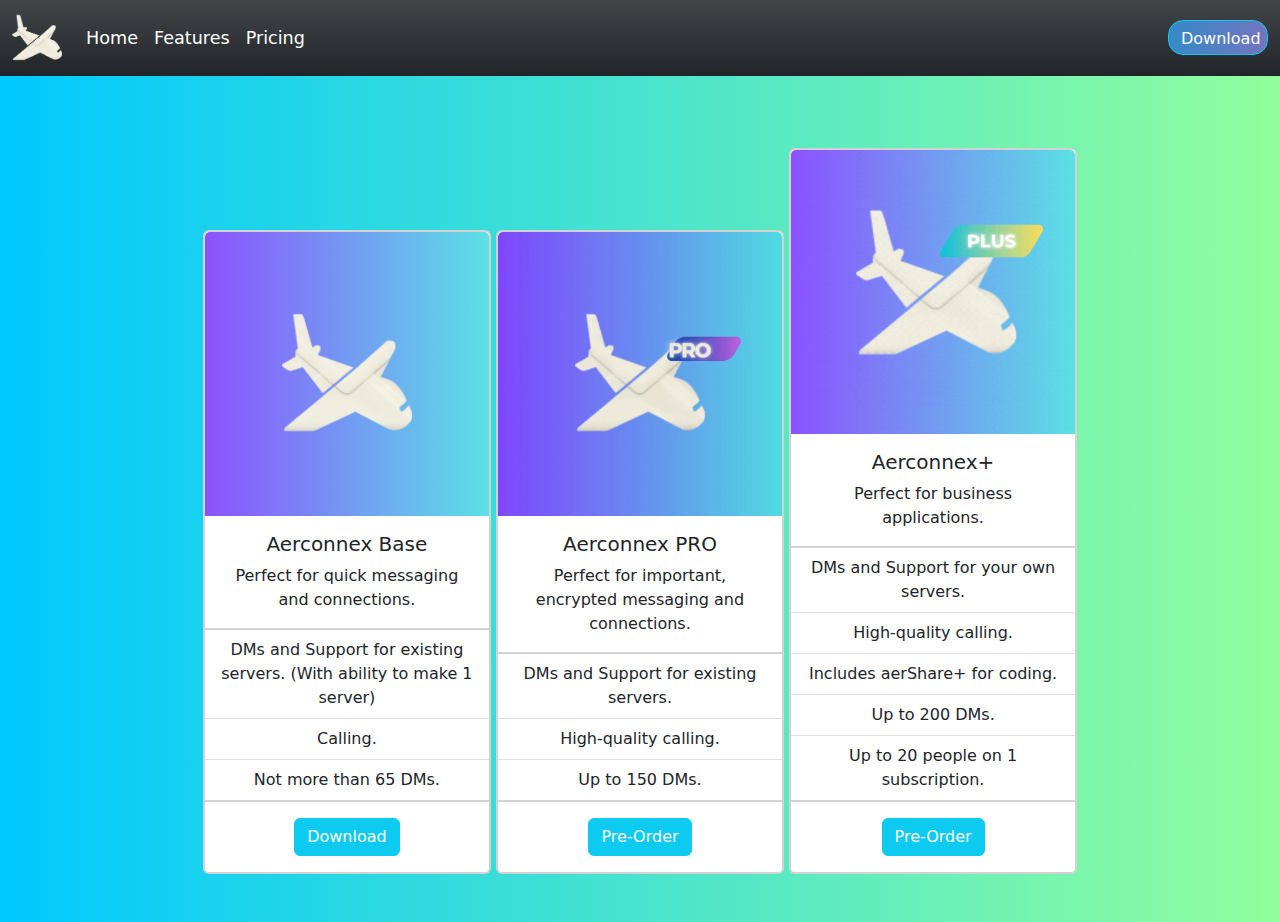
<file: index.html>
<!DOCTYPE html>
<html lang="en">
<head>
    <meta charset="UTF-8">
    <meta name="viewport" content="width=device-width, initial-scale=1.0">
    <link rel="stylesheet" href="https://cdn.jsdelivr.net/npm/bootstrap@5.3.2/dist/css/bootstrap.min.css">
    <link rel="shortcut icon" href="unnamed.png" type="image/x-icon">
    <link rel="stylesheet" href="styles.css">
    <script>
        function rooroo(){
            window.replace("download.html")
        }
    </script>
    <title>Aerconnex - Dashboard</title>

</head>
<body>
    <nav class="navbar navbar-expand-lg navbar-light bg-dark bg-gradient sticky-top">
        <div class="container-fluid">
          <a class="navbar-brand" href="#">
            <img src="unnamed (1).png" height="50" width="50">
          </a>
          <button class="navbar-toggler" type="button" data-bs-toggle="collapse" data-bs-target="#navbarText" aria-controls="navbarText" aria-expanded="false" aria-label="Toggle navigation">
            <span class="navbar-toggler-icon"></span>
          </button>
          <div class="collapse navbar-collapse" id="navbarText">
            <ul class="navbar-nav me-auto mb-2 mb-lg-0">
              <li class="nav-item">
                <a class="nav-link active" href="index.html" style="color: white;">Home</a>
              </li>
              <li class="nav-item">
                <a class="nav-link" href="features.html" style="color: white;">Features</a>
              </li>
              <li class="nav-item">
                <a class="nav-link" href="pricing.html" style="color: white;">Pricing</a>
              </li>
            </ul>
            <span>
                <button onclick="rooroo()" class="btn-info btn-dark-blue btn-gradient btn" style="color:white; border-radius: 30;">Download</button>
            </span>
          </div>
        </div>
      </nav>
      
      <div class="container-fluid" style="background: linear-gradient(90deg, #00C9FF 0%, #92FE9D 100%);">
        <br><br><br>
      <center>
        
        <div class="card" style="width: 18rem; border-width:2px; display: inline-block;">
            <img src="Black and White Monogram Business Logo.png" class="card-img-top" alt="...">
            <div class="card-body">
              <h5 class="card-title">Aerconnex Base</h5>
              <p class="card-text">Perfect for quick messaging and connections.</p>
            </div>
            <ul class="list-group list-group-flush">
              <li class="list-group-item">DMs and Support for existing servers. (With ability to make 1 server)</li>
              <li class="list-group-item">Calling.</li>
              <li class="list-group-item">Not more than 65 DMs.</li>
            </ul>
            <div class="card-body">
              <button href="download.html" class="btn-info btn-gradient btn" style="color:white; border-radius: 30;">Download</button>
            </div>
          </div>
          <div class="card" style="width: 18rem; border-width:2px; display: inline-block;">
            <img src="ezgif-8-1468133d28.gif" class="card-img-top" alt="...">
            <div class="card-body">
              <h5 class="card-title">Aerconnex PRO</h5>
              <p class="card-text">Perfect for important, encrypted messaging and connections.</p>
            </div>
            <ul class="list-group list-group-flush">
              <li class="list-group-item">DMs and Support for existing servers.</li>
              <li class="list-group-item">High-quality calling.</li>
              <li class="list-group-item">Up to 150 DMs.</li>
            </ul>
            <div class="card-body">
              <button href="pricing.html" class="btn-info btn-gradient btn" style="color:white; border-radius: 30;">Pre-Order</button>
            </div>
          </div>
          
          <div class="card" style="width: 18rem; border-width:2px; display: inline-block;">
            <img src="Black and White Monogram Business Logo (1).gif" class="card-img-top" alt="...">
            <div class="card-body">
              <h5 class="card-title">Aerconnex+</h5>
              <p class="card-text">Perfect for business applications.</p>
            </div>
            <ul class="list-group list-group-flush">
              <li class="list-group-item">DMs and Support for your own servers.</li>
              <li class="list-group-item">High-quality calling.</li>
              <li class="list-group-item">Includes aerShare+ for coding.</li>
              <li class="list-group-item">Up to 200 DMs.</li>
              <li class="list-group-item">Up to 20 people on 1 subscription.</li>
            </ul>
            <div class="card-body">
              <button href="pricing.html" class="btn-info btn-gradient btn" style="color:white; border-radius: 30;">Pre-Order</button>
            </div>
          </div>
          <br class=""><br><br>
    </center>
</body>
</body>
</html>
</file>
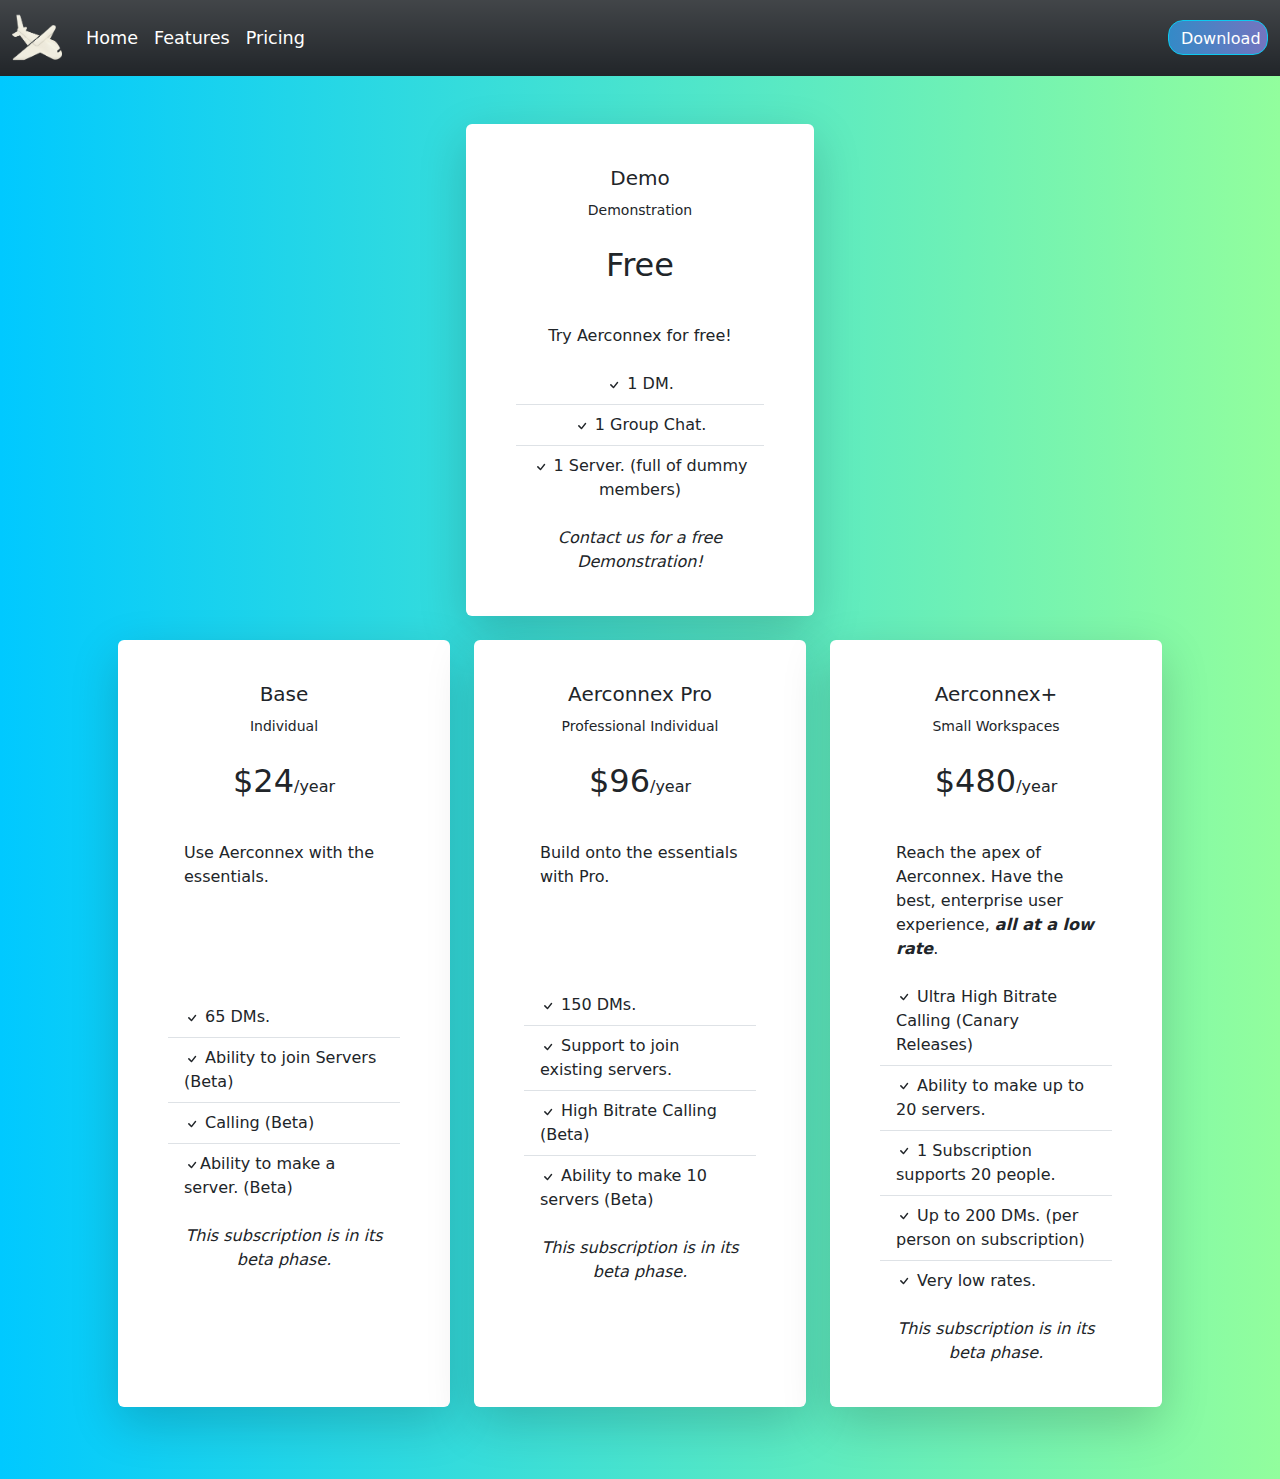
<file: pricing.html>
<!DOCTYPE html>
<html lang="en">
<head>
    <meta charset="UTF-8">
    <meta name="viewport" content="width=device-width, initial-scale=1.0">
    <link rel="stylesheet" href="https://cdn.jsdelivr.net/npm/bootstrap@5.3.2/dist/css/bootstrap.min.css">
    <link rel="shortcut icon" href="unnamed.png" type="image/x-icon">
    <link rel="stylesheet" href="styles.css">
    <script>
        function rooroo(){
            window.replace("download.html")
        }
    </script>
    <title>Aerconnex - Pricing</title>

</head>
<body>
    <nav class="navbar navbar-expand-lg navbar-light bg-dark bg-gradient sticky-top">
        <div class="container-fluid">
          <a class="navbar-brand" href="#">
            <img src="unnamed (1).png" height="50" width="50">
          </a>
          <button class="navbar-toggler" type="button" data-bs-toggle="collapse" data-bs-target="#navbarText" aria-controls="navbarText" aria-expanded="false" aria-label="Toggle navigation">
            <span class="navbar-toggler-icon"></span>
          </button>
          <div class="collapse navbar-collapse" id="navbarText">
            <ul class="navbar-nav me-auto mb-2 mb-lg-0">
              <li class="nav-item">
                <a class="nav-link"  href="index.html" style="color: white;">Home</a>
              </li>
              <li class="nav-item">
                <a class="nav-link" href="features.html" style="color: white;">Features</a>
              </li>
              <li class="nav-item">
                <a class="nav-link active" aria-current="true"  href="pricing.html" style="color: white;">Pricing</a>
              </li>
            </ul>
            <span>
                <button onclick="rooroo()" class="btn-info btn-gradient btn btn-dark-blue" style="color:white; border-radius: 30;">Download</button>
            </span>
          </div>
        </div>
      </nav>
      <style>
        .card {
          border:none;
          padding: 10px 50px;
        }
    
        .card::after {
          position: absolute;
          z-index: -1;
          opacity: 0;
          -webkit-transition: all 0.6s cubic-bezier(0.165, 0.84, 0.44, 1);
          transition: all 0.6s cubic-bezier(0.165, 0.84, 0.44, 1);
        }
    
        .card:hover {
    
    
          transform: scale(1.02, 1.02);
          -webkit-transform: scale(1.02, 1.02);
          backface-visibility: hidden; 
          will-change: transform;
          box-shadow: 0 1rem 3rem rgba(0,0,0,.75) !important;
        }
    
        .card:hover::after {
          opacity: 1;
        }
    
        .card:hover .btn-outline-primary{
          color:white;
          background:#007bff;
        }
    
      </style>
    
    </head>
    <body>
    
    
      <div class="container-fluid" style="background: linear-gradient(90deg, #00C9FF 0%, #92FE9D 100%);">
        <div class="container p-5">
            <center>
            <div>
                <div class="col-lg-4 col-md-12 mb-4">
                    <div class="card h-100 shadow-lg">
                      <div class="card-body">
                        <div class="text-center p-3">
                          <h5 class="card-title">Demo</h5>
                          <small>Demonstration</small>
                          <br><br>
                          <span class="h2">Free</span>
                          <br><br>
                        </div>
                        <p class="card-text">Try Aerconnex for free!</p>
                      </div>
                      <ul class="list-group list-group-flush">
                        <li class="list-group-item"><svg xmlns="http://www.w3.org/2000/svg" width="16" height="16" fill="currentColor" class="bi bi-check" viewBox="0 0 16 16">
                          <path d="M10.97 4.97a.75.75 0 0 1 1.07 1.05l-3.99 4.99a.75.75 0 0 1-1.08.02L4.324 8.384a.75.75 0 1 1 1.06-1.06l2.094 2.093 3.473-4.425a.267.267 0 0 1 .02-.022z"/>
                        </svg> 1 DM.</li>
                        <li class="list-group-item"><svg xmlns="http://www.w3.org/2000/svg" width="16" height="16" fill="currentColor" class="bi bi-check" viewBox="0 0 16 16">
                          <path d="M10.97 4.97a.75.75 0 0 1 1.07 1.05l-3.99 4.99a.75.75 0 0 1-1.08.02L4.324 8.384a.75.75 0 1 1 1.06-1.06l2.094 2.093 3.473-4.425a.267.267 0 0 1 .02-.022z"/>
                        </svg> 1 Group Chat.</li>
                        <li class="list-group-item"><svg xmlns="http://www.w3.org/2000/svg" width="16" height="16" fill="currentColor" class="bi bi-check" viewBox="0 0 16 16">
                          <path d="M10.97 4.97a.75.75 0 0 1 1.07 1.05l-3.99 4.99a.75.75 0 0 1-1.08.02L4.324 8.384a.75.75 0 1 1 1.06-1.06l2.094 2.093 3.473-4.425a.267.267 0 0 1 .02-.022z"/>
                        </svg> 1 Server. (full of dummy members)</li>
                        
                      </ul>
                      <div class="card-body text-center">
                        <p><i>Contact us for a free Demonstration!</i></p>
                      </div>
                    </div>
                  </div>
            </div>
            </center>
          <div class="row">
            <div class="col-lg-4 col-md-12 mb-4">
              <div class="card h-100 shadow-lg">
                <div class="card-body">
                  <div class="text-center p-3">
                    <h5 class="card-title">Base</h5>
                    <small>Individual</small>
                    <br><br>
                    <span class="h2">$24</span>/year
                    <br><br>
                  </div>
                  <p class="card-text">Use Aerconnex with the essentials.</p>
                </div>
                <ul class="list-group list-group-flush">
                  <li class="list-group-item"><svg xmlns="http://www.w3.org/2000/svg" width="16" height="16" fill="currentColor" class="bi bi-check" viewBox="0 0 16 16">
                    <path d="M10.97 4.97a.75.75 0 0 1 1.07 1.05l-3.99 4.99a.75.75 0 0 1-1.08.02L4.324 8.384a.75.75 0 1 1 1.06-1.06l2.094 2.093 3.473-4.425a.267.267 0 0 1 .02-.022z"/>
                  </svg> 65 DMs.</li>
                  <li class="list-group-item"><svg xmlns="http://www.w3.org/2000/svg" width="16" height="16" fill="currentColor" class="bi bi-check" viewBox="0 0 16 16">
                    <path d="M10.97 4.97a.75.75 0 0 1 1.07 1.05l-3.99 4.99a.75.75 0 0 1-1.08.02L4.324 8.384a.75.75 0 1 1 1.06-1.06l2.094 2.093 3.473-4.425a.267.267 0 0 1 .02-.022z"/>
                  </svg> Ability to join Servers (Beta)</li>
                  <li class="list-group-item"><svg xmlns="http://www.w3.org/2000/svg" width="16" height="16" fill="currentColor" class="bi bi-check" viewBox="0 0 16 16">
                    <path d="M10.97 4.97a.75.75 0 0 1 1.07 1.05l-3.99 4.99a.75.75 0 0 1-1.08.02L4.324 8.384a.75.75 0 1 1 1.06-1.06l2.094 2.093 3.473-4.425a.267.267 0 0 1 .02-.022z"/>
                  </svg> Calling (Beta)</li>
                  <li class="list-group-item"><svg xmlns="http://www.w3.org/2000/svg" width="16" height="16" fill="currentColor" class="bi bi-check" viewBox="0 0 16 16">
                    <path d="M10.97 4.97a.75.75 0 0 1 1.07 1.05l-3.99 4.99a.75.75 0 0 1-1.08.02L4.324 8.384a.75.75 0 1 1 1.06-1.06l2.094 2.093 3.473-4.425a.267.267 0 0 1 .02-.022z"/>
                  </svg>Ability to make a server. (Beta)</li>
                </ul>
                <div class="card-body text-center">
                    <p><i>This subscription is in its beta phase.</i></p>
                  </div>
              </div>
            </div>
            <div class="col-lg-4 col-md-12 mb-4">
              <div class="card h-100 shadow-lg">
                <div class="card-body">
                  <div class="text-center p-3">
                    <h5 class="card-title">Aerconnex Pro</h5>
                    <small>Professional Individual</small>
                    <br><br>
                    <span class="h2">$96</span>/year
                    <br><br>
                  </div>
                  <p class="card-text">Build onto the essentials with Pro.</p>
                </div>
                <ul class="list-group list-group-flush">
                  <li class="list-group-item"><svg xmlns="http://www.w3.org/2000/svg" width="16" height="16" fill="currentColor" class="bi bi-check" viewBox="0 0 16 16">
                    <path d="M10.97 4.97a.75.75 0 0 1 1.07 1.05l-3.99 4.99a.75.75 0 0 1-1.08.02L4.324 8.384a.75.75 0 1 1 1.06-1.06l2.094 2.093 3.473-4.425a.267.267 0 0 1 .02-.022z"/>
                  </svg> 150 DMs.</li>
                  <li class="list-group-item"><svg xmlns="http://www.w3.org/2000/svg" width="16" height="16" fill="currentColor" class="bi bi-check" viewBox="0 0 16 16">
                    <path d="M10.97 4.97a.75.75 0 0 1 1.07 1.05l-3.99 4.99a.75.75 0 0 1-1.08.02L4.324 8.384a.75.75 0 1 1 1.06-1.06l2.094 2.093 3.473-4.425a.267.267 0 0 1 .02-.022z"/>
                  </svg> Support to join existing servers.</li>
                  <li class="list-group-item"><svg xmlns="http://www.w3.org/2000/svg" width="16" height="16" fill="currentColor" class="bi bi-check" viewBox="0 0 16 16">
                    <path d="M10.97 4.97a.75.75 0 0 1 1.07 1.05l-3.99 4.99a.75.75 0 0 1-1.08.02L4.324 8.384a.75.75 0 1 1 1.06-1.06l2.094 2.093 3.473-4.425a.267.267 0 0 1 .02-.022z"/>
                  </svg> High Bitrate Calling (Beta)</li>
                  <li class="list-group-item"><svg xmlns="http://www.w3.org/2000/svg" width="16" height="16" fill="currentColor" class="bi bi-check" viewBox="0 0 16 16">
                    <path d="M10.97 4.97a.75.75 0 0 1 1.07 1.05l-3.99 4.99a.75.75 0 0 1-1.08.02L4.324 8.384a.75.75 0 1 1 1.06-1.06l2.094 2.093 3.473-4.425a.267.267 0 0 1 .02-.022z"/>
                  </svg> Ability to make 10 servers (Beta)</li>
                </ul>
                <div class="card-body text-center">
                  <p><i>This subscription is in its beta phase.</i></p>
                </div>
              </div>
            </div>
            <div class="col-lg-4 col-md-12 mb-4">
              <div class="card h-100 shadow-lg">
                <div class="card-body">
                  <div class="text-center p-3">
                    <h5 class="card-title">Aerconnex+</h5>
                    <small>Small Workspaces</small>
                    <br><br>
                    <span class="h2">$480</span>/year
                    <br><br>
                  </div>
                  <p class="card-text">Reach the apex of Aerconnex. Have the best, enterprise user experience, <em><b>all at a low rate</b></em>.</p>
                </div>
                <ul class="list-group list-group-flush">
                  <li class="list-group-item"><svg xmlns="http://www.w3.org/2000/svg" width="16" height="16" fill="currentColor" class="bi bi-check" viewBox="0 0 16 16">
                    <path d="M10.97 4.97a.75.75 0 0 1 1.07 1.05l-3.99 4.99a.75.75 0 0 1-1.08.02L4.324 8.384a.75.75 0 1 1 1.06-1.06l2.094 2.093 3.473-4.425a.267.267 0 0 1 .02-.022z"/>
                  </svg> Ultra High Bitrate Calling (Canary Releases)</li>
                  <li class="list-group-item"><svg xmlns="http://www.w3.org/2000/svg" width="16" height="16" fill="currentColor" class="bi bi-check" viewBox="0 0 16 16">
                    <path d="M10.97 4.97a.75.75 0 0 1 1.07 1.05l-3.99 4.99a.75.75 0 0 1-1.08.02L4.324 8.384a.75.75 0 1 1 1.06-1.06l2.094 2.093 3.473-4.425a.267.267 0 0 1 .02-.022z"/>
                  </svg> Ability to make up to 20 servers.</li>
                  <li class="list-group-item"><svg xmlns="http://www.w3.org/2000/svg" width="16" height="16" fill="currentColor" class="bi bi-check" viewBox="0 0 16 16">
                    <path d="M10.97 4.97a.75.75 0 0 1 1.07 1.05l-3.99 4.99a.75.75 0 0 1-1.08.02L4.324 8.384a.75.75 0 1 1 1.06-1.06l2.094 2.093 3.473-4.425a.267.267 0 0 1 .02-.022z"/>
                  </svg> 1 Subscription supports 20 people.</li>
                  <li class="list-group-item"><svg xmlns="http://www.w3.org/2000/svg" width="16" height="16" fill="currentColor" class="bi bi-check" viewBox="0 0 16 16">
                    <path d="M10.97 4.97a.75.75 0 0 1 1.07 1.05l-3.99 4.99a.75.75 0 0 1-1.08.02L4.324 8.384a.75.75 0 1 1 1.06-1.06l2.094 2.093 3.473-4.425a.267.267 0 0 1 .02-.022z"/>
                  </svg> Up to 200 DMs. (per person on subscription)</li>
                  <li class="list-group-item"><svg xmlns="http://www.w3.org/2000/svg" width="16" height="16" fill="currentColor" class="bi bi-check" viewBox="0 0 16 16">
                    <path d="M10.97 4.97a.75.75 0 0 1 1.07 1.05l-3.99 4.99a.75.75 0 0 1-1.08.02L4.324 8.384a.75.75 0 1 1 1.06-1.06l2.094 2.093 3.473-4.425a.267.267 0 0 1 .02-.022z"/>
                  </svg> Very low rates.</li>
                </ul>
                <div class="card-body text-center">
                  <p><i>This subscription is in its beta phase.</i></p>
                </div>
              </div>
            </div>
          </div>    
        </div>
      </body>
    
    
      <!-- Option 1: Bootstrap Bundle with Popper -->
      <script src="https://cdn.jsdelivr.net/npm/bootstrap@5.0.0-beta1/dist/js/bootstrap.bundle.min.js" integrity="sha384-ygbV9kiqUc6oa4msXn9868pTtWMgiQaeYH7/t7LECLbyPA2x65Kgf80OJFdroafW" crossorigin="anonymous"></script>
    
</body>
</html>
</file>
<file: styles.css>
.navbar .navbar-nav .nav-link {
    color: #000000;
    font-size: 1.1em;
}
.navbar .navbar-nav .nav-link:hover{
    color: #808080;
}

nav{
    color:white;
}

.btn-dark-blue {
    background: #7474BF;  /* fallback for old browsers */
    background: -webkit-linear-gradient(to right, #348AC7, #7474BF);  /* Chrome 10-25, Safari 5.1-6 */
    background: linear-gradient(to right, #348AC7, #7474BF); /* W3C, IE 10+/ Edge, Firefox 16+, Chrome 26+, Opera 12+, Safari 7+ */
    color: #fff;
    font-family: system-ui, -apple-system, BlinkMacSystemFont, 'Segoe UI', Roboto, Oxygen, Ubuntu, Cantarell, 'Open Sans', 'Helvetica Neue', sans-serif;
    height:35px;
    width:100px;
    border-radius:15px;

}
</file>
